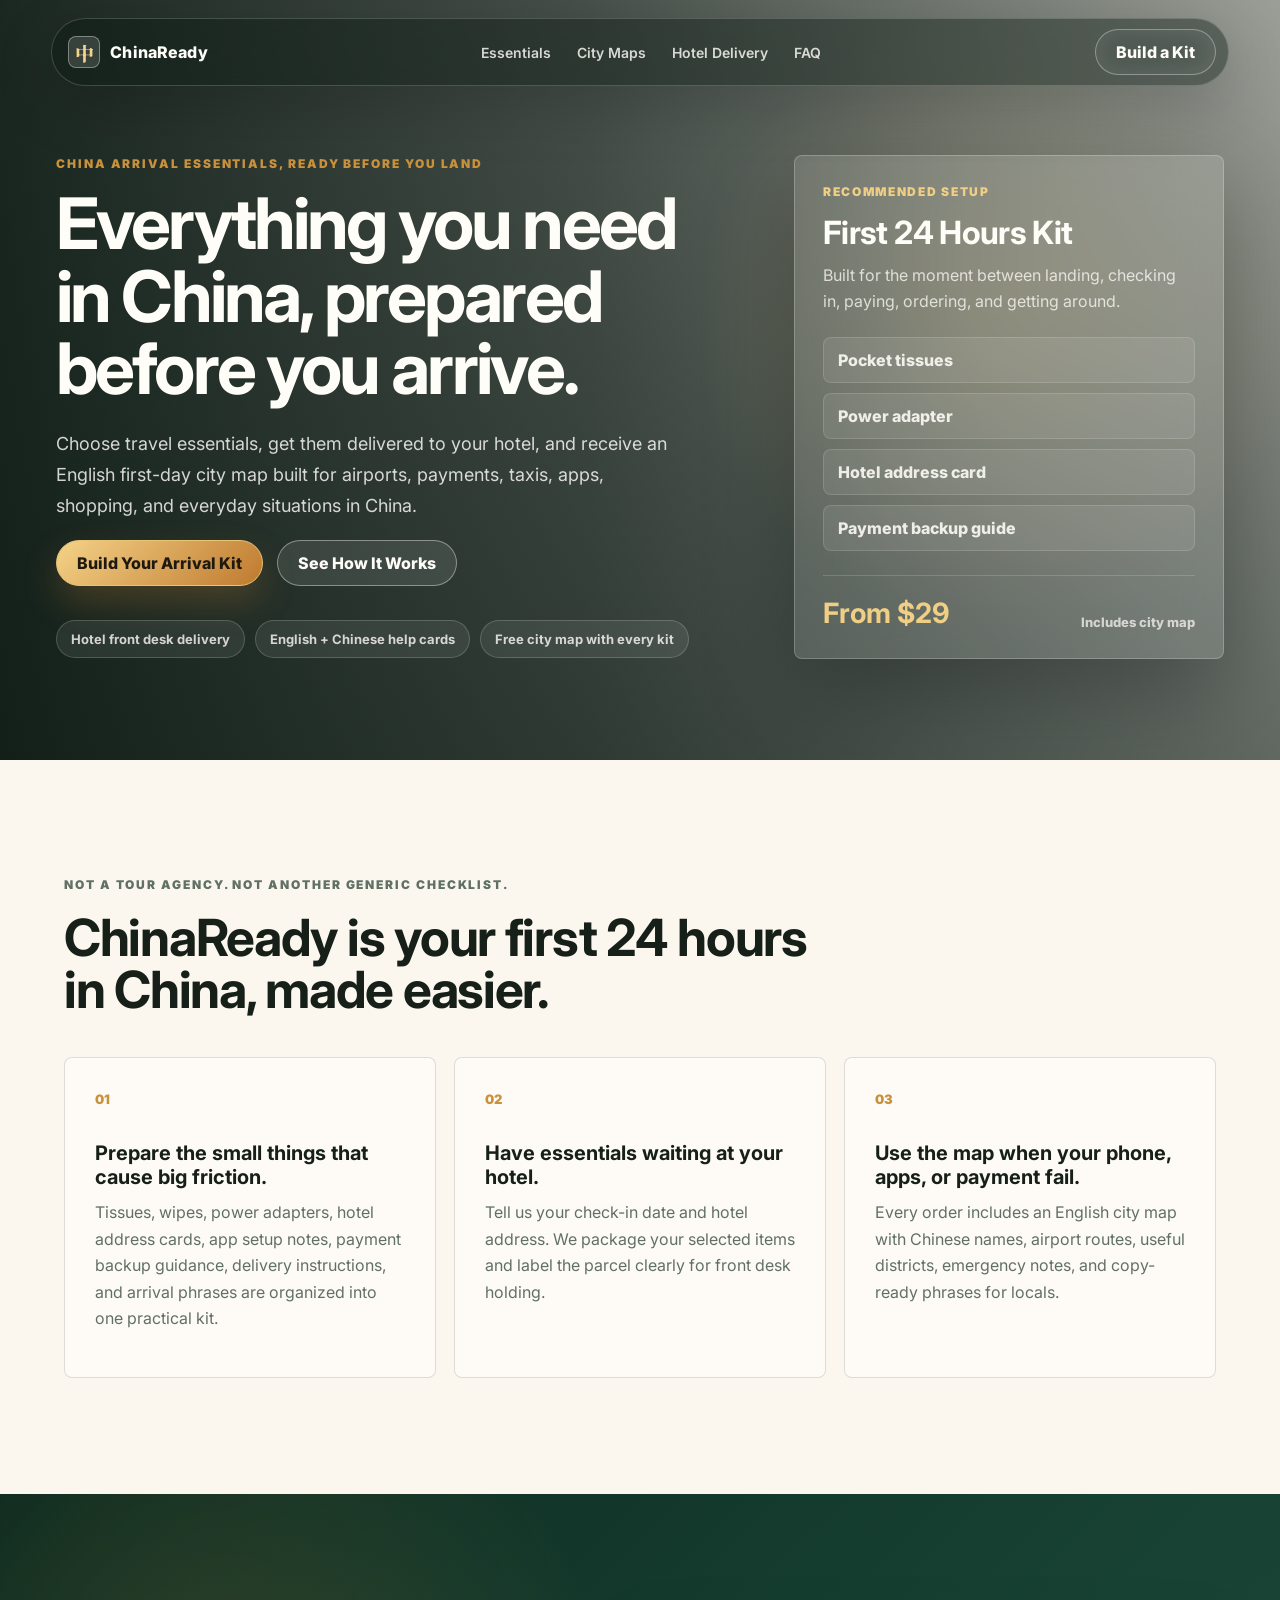
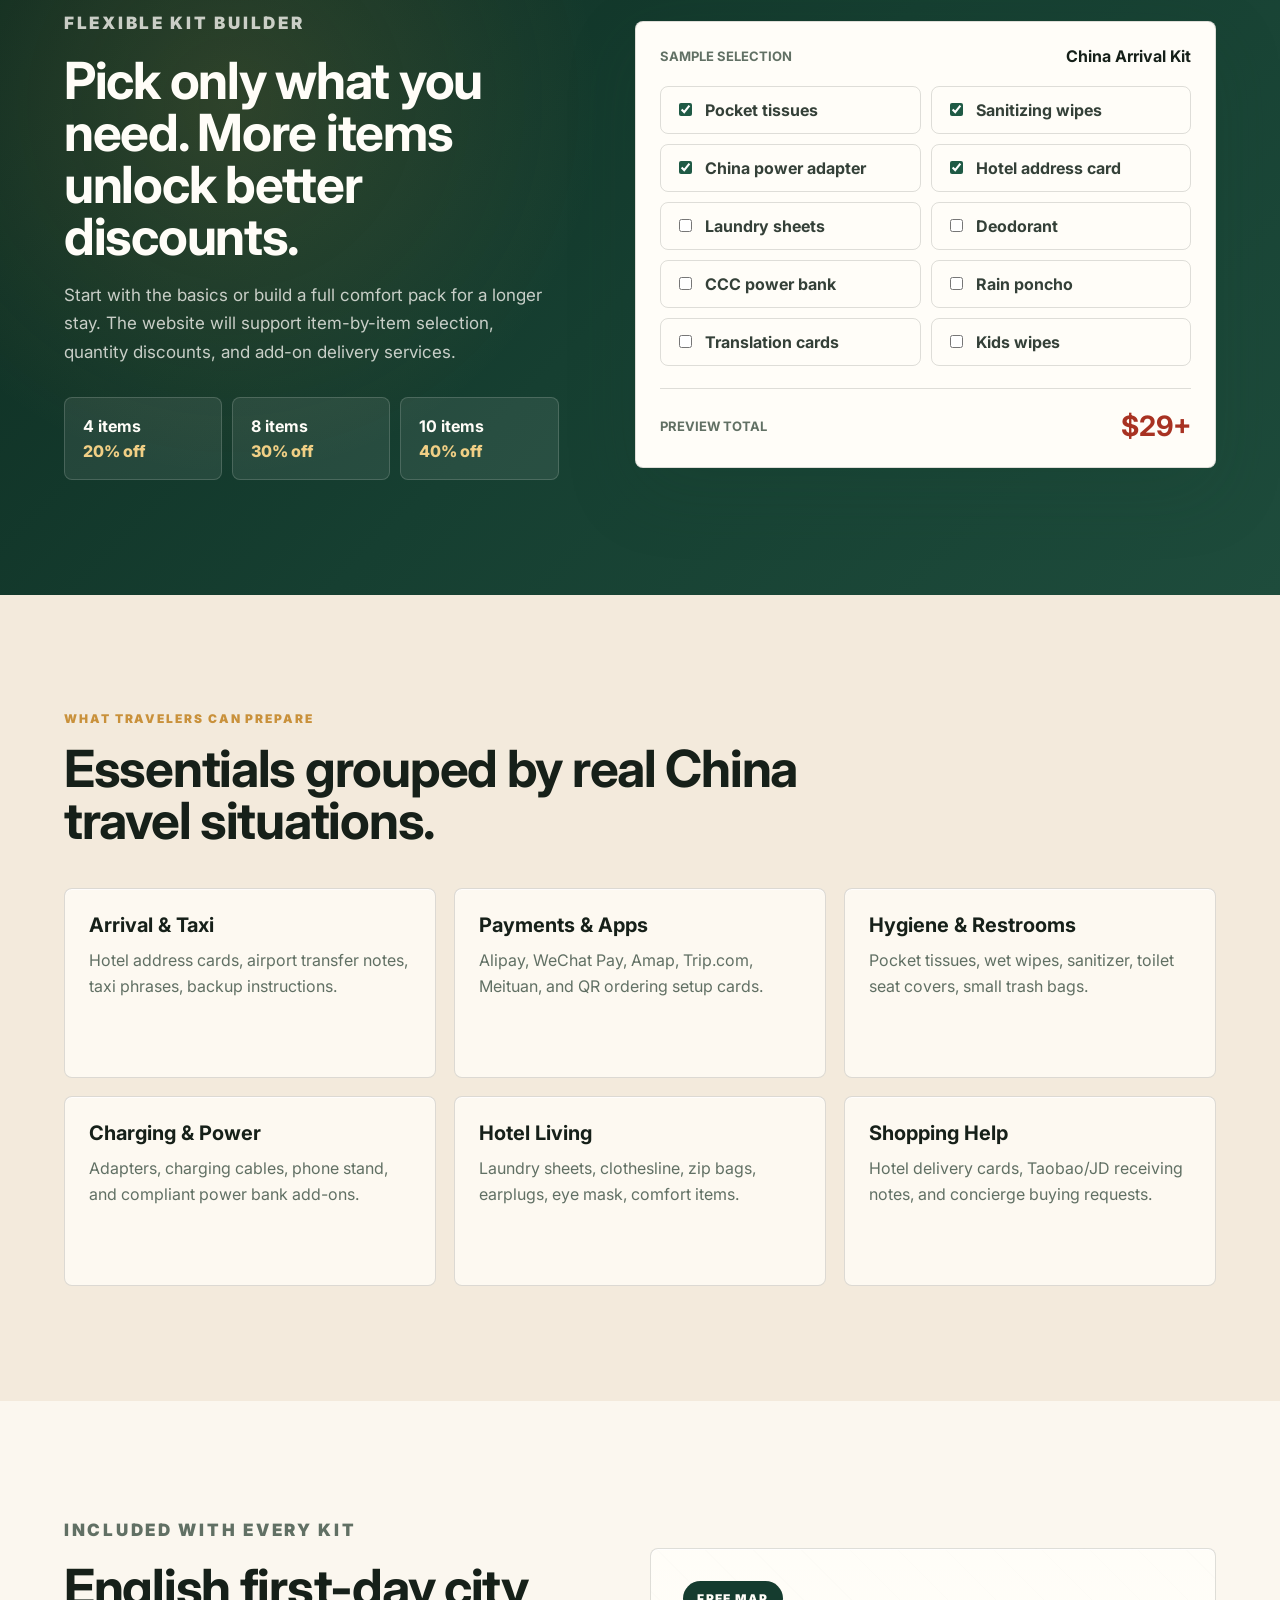
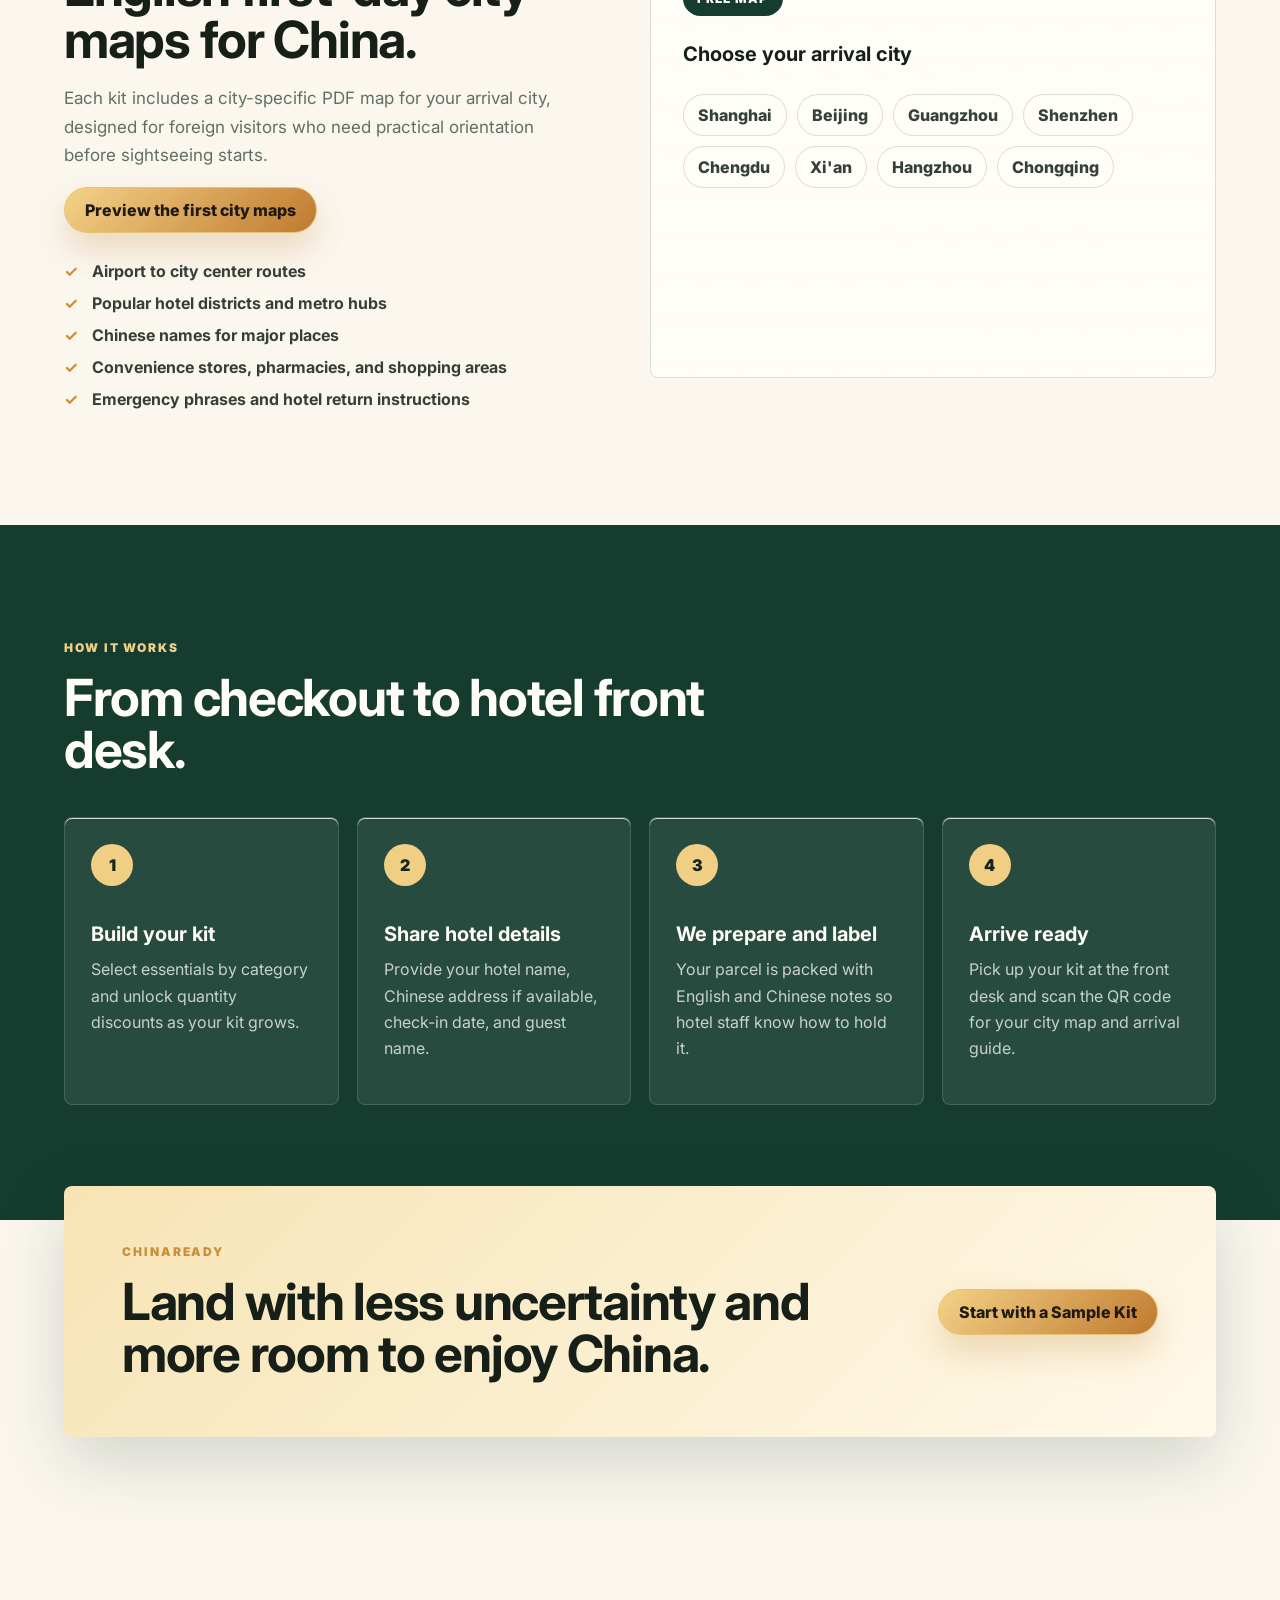
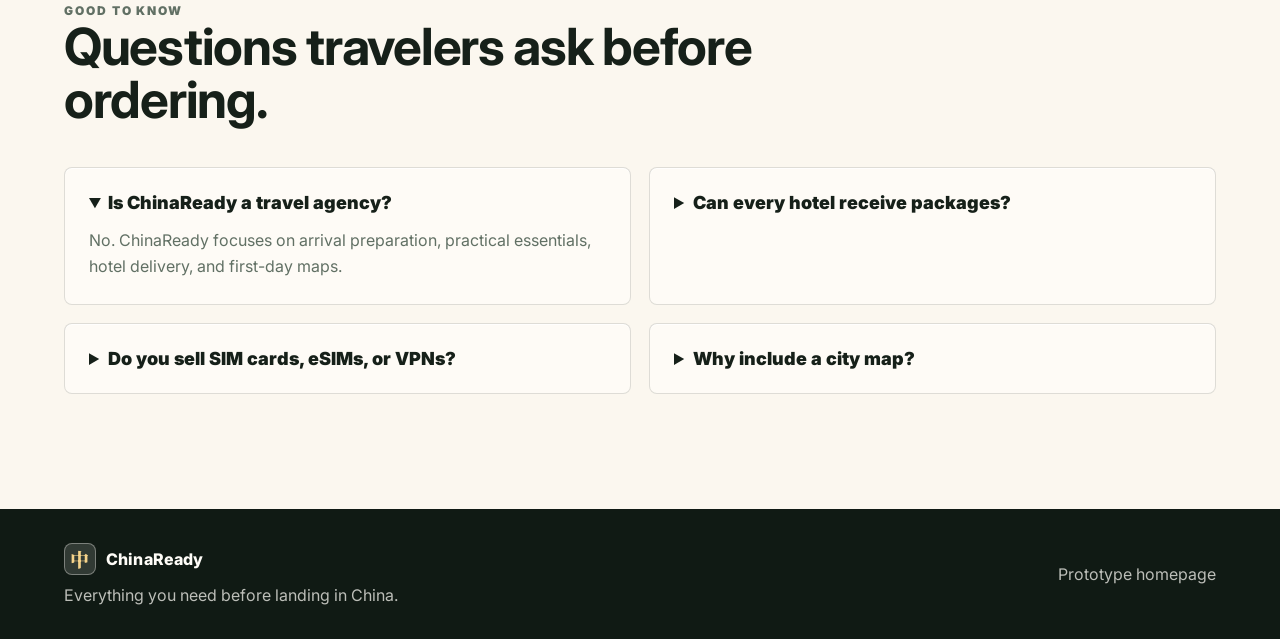
<file: index.html>
<!doctype html>
<html lang="en">
  <head>
    <meta charset="UTF-8" />
    <meta name="viewport" content="width=device-width, initial-scale=1.0" />
    <title>ChinaReady | Everything You Need Before Landing in China</title>
    <meta
      name="description"
      content="ChinaReady helps foreign travelers prepare China travel essentials, hotel delivery, arrival guides, and English city maps before landing."
    />
    <link rel="preconnect" href="https://fonts.googleapis.com" />
    <link rel="preconnect" href="https://fonts.gstatic.com" crossorigin />
    <link
      href="https://fonts.googleapis.com/css2?family=Inter:wght@400;500;600;700;800&family=Noto+Serif+SC:wght@600;700&display=swap"
      rel="stylesheet"
    />
    <link rel="stylesheet" href="styles.css" />
  </head>
  <body>
    <header class="site-header" aria-label="Main navigation">
      <a class="brand" href="#top" aria-label="ChinaReady home">
        <span class="brand-mark">中</span>
        <span>ChinaReady</span>
      </a>
      <nav class="nav-links" aria-label="Primary">
        <a href="#kits">Essentials</a>
        <a href="city-maps.html">City Maps</a>
        <a href="#delivery">Hotel Delivery</a>
        <a href="#faq">FAQ</a>
      </nav>
      <a class="header-cta" href="#builder">Build a Kit</a>
    </header>

    <main id="top">
      <section class="hero" aria-labelledby="hero-title">
        <div class="hero-bg" role="img" aria-label="China landmarks and a prepared travel kit"></div>
        <div class="hero-shade"></div>
        <div class="hero-shell">
          <div class="hero-content">
            <p class="eyebrow">China arrival essentials, ready before you land</p>
            <h1 id="hero-title">Everything you need in China, prepared before you arrive.</h1>
            <p class="hero-copy">
              Choose travel essentials, get them delivered to your hotel, and receive an English first-day city map
              built for airports, payments, taxis, apps, shopping, and everyday situations in China.
            </p>
            <div class="hero-actions">
              <a class="primary-button" href="#builder">Build Your Arrival Kit</a>
              <a class="secondary-button" href="#how-it-works">See How It Works</a>
            </div>
            <div class="trust-row" aria-label="Service highlights">
              <span>Hotel front desk delivery</span>
              <span>English + Chinese help cards</span>
              <span>Free city map with every kit</span>
            </div>
          </div>

          <aside class="hero-card" aria-label="ChinaReady arrival kit preview">
            <div class="card-kicker">Recommended setup</div>
            <h2>First 24 Hours Kit</h2>
            <p>Built for the moment between landing, checking in, paying, ordering, and getting around.</p>
            <div class="mini-list">
              <span>Pocket tissues</span>
              <span>Power adapter</span>
              <span>Hotel address card</span>
              <span>Payment backup guide</span>
            </div>
            <div class="card-footer">
              <strong>From $29</strong>
              <span>Includes city map</span>
            </div>
          </aside>
        </div>
      </section>

      <section class="intro section-pad">
        <div class="section-heading">
          <p class="eyebrow">Not a tour agency. Not another generic checklist.</p>
          <h2>ChinaReady is your first 24 hours in China, made easier.</h2>
        </div>
        <div class="intro-grid">
          <article>
            <span class="stat">01</span>
            <h3>Prepare the small things that cause big friction.</h3>
            <p>
              Tissues, wipes, power adapters, hotel address cards, app setup notes, payment backup guidance,
              delivery instructions, and arrival phrases are organized into one practical kit.
            </p>
          </article>
          <article>
            <span class="stat">02</span>
            <h3>Have essentials waiting at your hotel.</h3>
            <p>
              Tell us your check-in date and hotel address. We package your selected items and label the parcel
              clearly for front desk holding.
            </p>
          </article>
          <article>
            <span class="stat">03</span>
            <h3>Use the map when your phone, apps, or payment fail.</h3>
            <p>
              Every order includes an English city map with Chinese names, airport routes, useful districts,
              emergency notes, and copy-ready phrases for locals.
            </p>
          </article>
        </div>
      </section>

      <section class="builder section-pad" id="builder">
        <div class="builder-copy">
          <p class="eyebrow">Flexible kit builder</p>
          <h2>Pick only what you need. More items unlock better discounts.</h2>
          <p>
            Start with the basics or build a full comfort pack for a longer stay. The website will support
            item-by-item selection, quantity discounts, and add-on delivery services.
          </p>
          <div class="discount-list" aria-label="Example discounts">
            <div><strong>4 items</strong><span>20% off</span></div>
            <div><strong>8 items</strong><span>30% off</span></div>
            <div><strong>10 items</strong><span>40% off</span></div>
          </div>
        </div>
        <div class="kit-panel" id="kits" aria-label="Example selectable travel kit items">
          <div class="kit-header">
            <span>Sample Selection</span>
            <strong>China Arrival Kit</strong>
          </div>
          <div class="check-grid">
            <label><input type="checkbox" checked /> Pocket tissues</label>
            <label><input type="checkbox" checked /> Sanitizing wipes</label>
            <label><input type="checkbox" checked /> China power adapter</label>
            <label><input type="checkbox" checked /> Hotel address card</label>
            <label><input type="checkbox" /> Laundry sheets</label>
            <label><input type="checkbox" /> Deodorant</label>
            <label><input type="checkbox" /> CCC power bank</label>
            <label><input type="checkbox" /> Rain poncho</label>
            <label><input type="checkbox" /> Translation cards</label>
            <label><input type="checkbox" /> Kids wipes</label>
          </div>
          <div class="kit-total">
            <span>Preview total</span>
            <strong>$29+</strong>
          </div>
        </div>
      </section>

      <section class="categories section-pad">
        <div class="section-heading">
          <p class="eyebrow">What travelers can prepare</p>
          <h2>Essentials grouped by real China travel situations.</h2>
        </div>
        <div class="category-grid">
          <article>
            <h3>Arrival & Taxi</h3>
            <p>Hotel address cards, airport transfer notes, taxi phrases, backup instructions.</p>
          </article>
          <article>
            <h3>Payments & Apps</h3>
            <p>Alipay, WeChat Pay, Amap, Trip.com, Meituan, and QR ordering setup cards.</p>
          </article>
          <article>
            <h3>Hygiene & Restrooms</h3>
            <p>Pocket tissues, wet wipes, sanitizer, toilet seat covers, small trash bags.</p>
          </article>
          <article>
            <h3>Charging & Power</h3>
            <p>Adapters, charging cables, phone stand, and compliant power bank add-ons.</p>
          </article>
          <article>
            <h3>Hotel Living</h3>
            <p>Laundry sheets, clothesline, zip bags, earplugs, eye mask, comfort items.</p>
          </article>
          <article>
            <h3>Shopping Help</h3>
            <p>Hotel delivery cards, Taobao/JD receiving notes, and concierge buying requests.</p>
          </article>
        </div>
      </section>

      <section class="map-feature section-pad" id="maps">
        <div>
          <p class="eyebrow">Included with every kit</p>
          <h2>English first-day city maps for China.</h2>
          <p>
            Each kit includes a city-specific PDF map for your arrival city, designed for foreign visitors who need
            practical orientation before sightseeing starts.
          </p>
          <a class="primary-button" href="city-maps.html">Preview the first city maps</a>
          <ul class="feature-list">
            <li>Airport to city center routes</li>
            <li>Popular hotel districts and metro hubs</li>
            <li>Chinese names for major places</li>
            <li>Convenience stores, pharmacies, and shopping areas</li>
            <li>Emergency phrases and hotel return instructions</li>
          </ul>
        </div>
        <div class="map-card" aria-label="Example supported cities">
          <span class="map-pin">Free Map</span>
          <h3>Choose your arrival city</h3>
          <div class="city-tags">
            <span>Shanghai</span>
            <span>Beijing</span>
            <span>Guangzhou</span>
            <span>Shenzhen</span>
            <span>Chengdu</span>
            <span>Xi'an</span>
            <span>Hangzhou</span>
            <span>Chongqing</span>
          </div>
        </div>
      </section>

      <section class="process section-pad" id="how-it-works">
        <div class="section-heading">
          <p class="eyebrow">How it works</p>
          <h2>From checkout to hotel front desk.</h2>
        </div>
        <div class="process-steps" id="delivery">
          <article>
            <span>1</span>
            <h3>Build your kit</h3>
            <p>Select essentials by category and unlock quantity discounts as your kit grows.</p>
          </article>
          <article>
            <span>2</span>
            <h3>Share hotel details</h3>
            <p>Provide your hotel name, Chinese address if available, check-in date, and guest name.</p>
          </article>
          <article>
            <span>3</span>
            <h3>We prepare and label</h3>
            <p>Your parcel is packed with English and Chinese notes so hotel staff know how to hold it.</p>
          </article>
          <article>
            <span>4</span>
            <h3>Arrive ready</h3>
            <p>Pick up your kit at the front desk and scan the QR code for your city map and arrival guide.</p>
          </article>
        </div>
      </section>

      <section class="cta-band">
        <div>
          <p class="eyebrow">ChinaReady</p>
          <h2>Land with less uncertainty and more room to enjoy China.</h2>
        </div>
        <a class="primary-button" href="#builder">Start with a Sample Kit</a>
      </section>

      <section class="faq section-pad" id="faq">
        <div class="section-heading">
          <p class="eyebrow">Good to know</p>
          <h2>Questions travelers ask before ordering.</h2>
        </div>
        <div class="faq-grid">
          <details open>
            <summary>Is ChinaReady a travel agency?</summary>
            <p>No. ChinaReady focuses on arrival preparation, practical essentials, hotel delivery, and first-day maps.</p>
          </details>
          <details>
            <summary>Can every hotel receive packages?</summary>
            <p>Most city hotels can hold guest parcels, but policies vary. The full service should confirm hotel acceptance before shipping.</p>
          </details>
          <details>
            <summary>Do you sell SIM cards, eSIMs, or VPNs?</summary>
            <p>The homepage can recommend trusted partners later. For the first version, the focus is physical essentials and guidance.</p>
          </details>
          <details>
            <summary>Why include a city map?</summary>
            <p>Travelers often need Chinese place names, airport routes, hotel districts, and emergency phrases before local apps are fully comfortable.</p>
          </details>
        </div>
      </section>
    </main>

    <footer class="site-footer">
      <div>
        <a class="brand" href="#top" aria-label="ChinaReady home">
          <span class="brand-mark">中</span>
          <span>ChinaReady</span>
        </a>
        <p>Everything you need before landing in China.</p>
      </div>
      <span>Prototype homepage</span>
    </footer>
  </body>
</html>
</file>
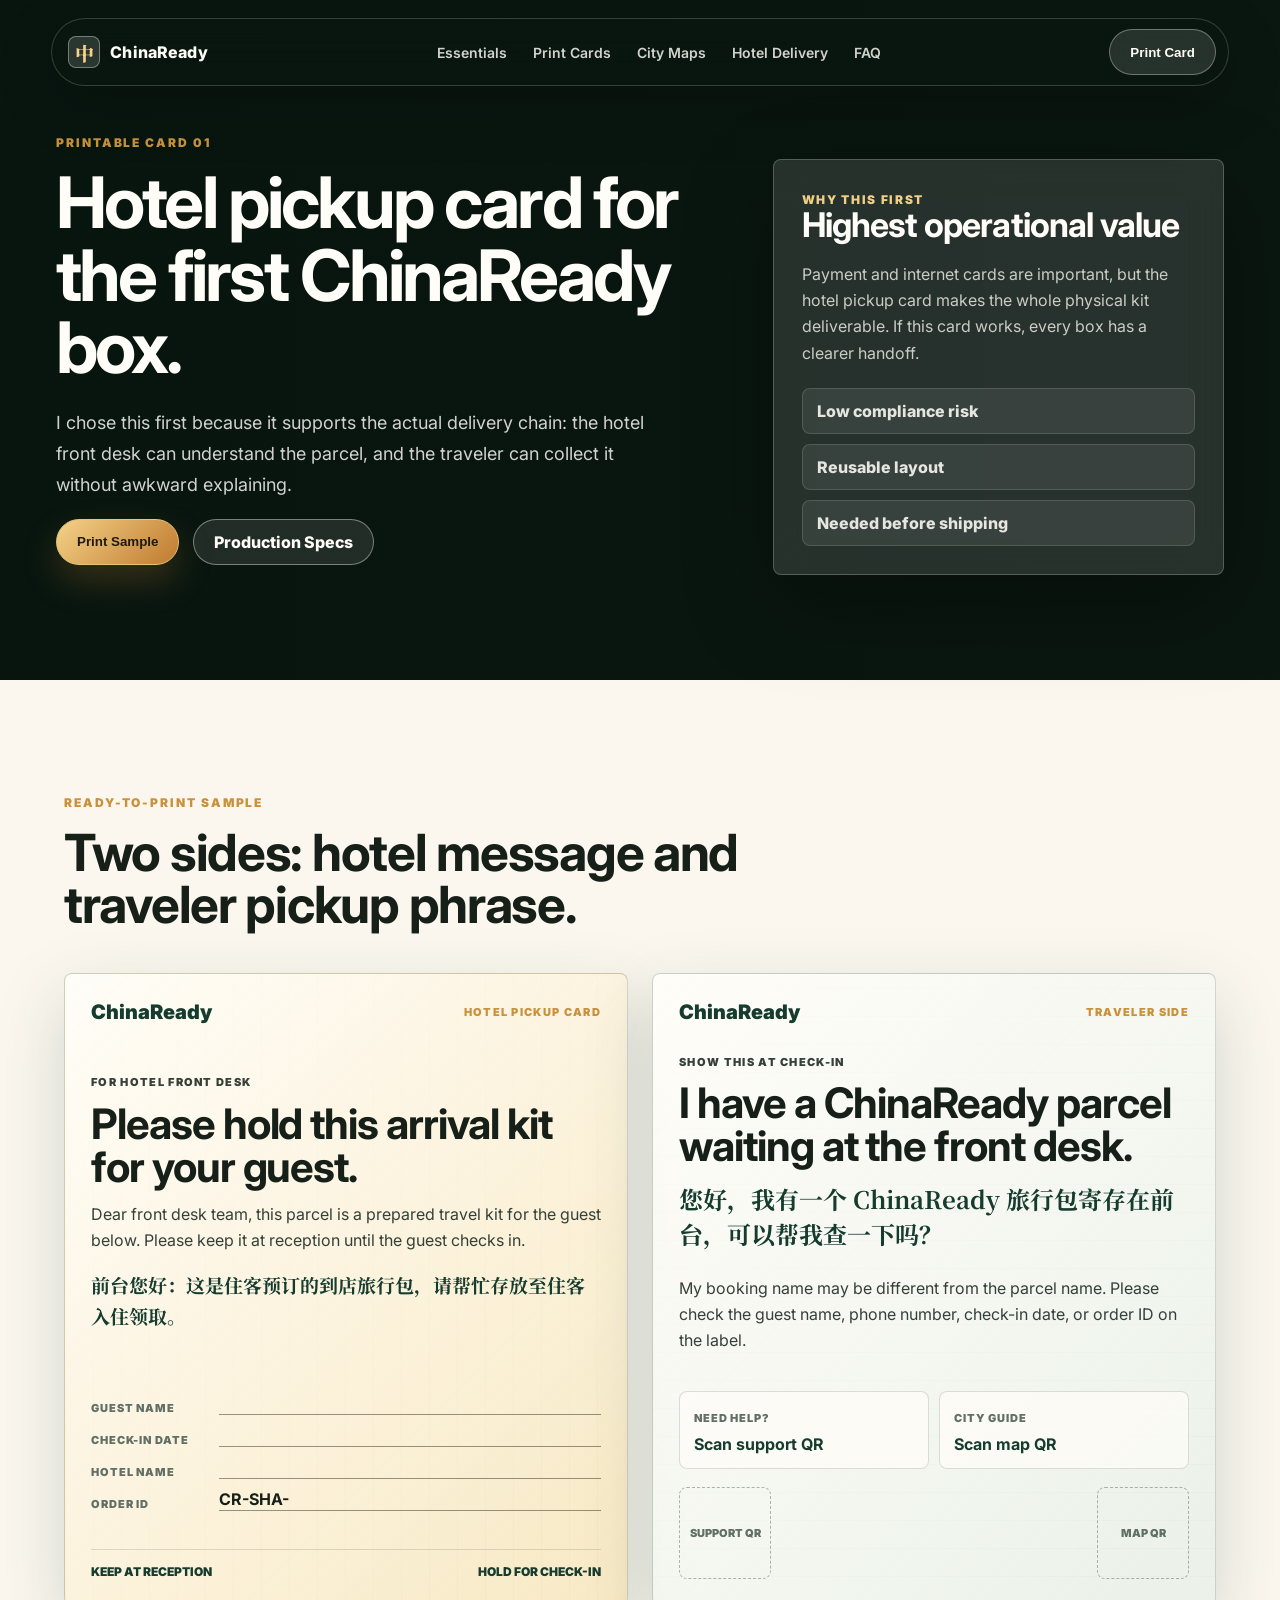
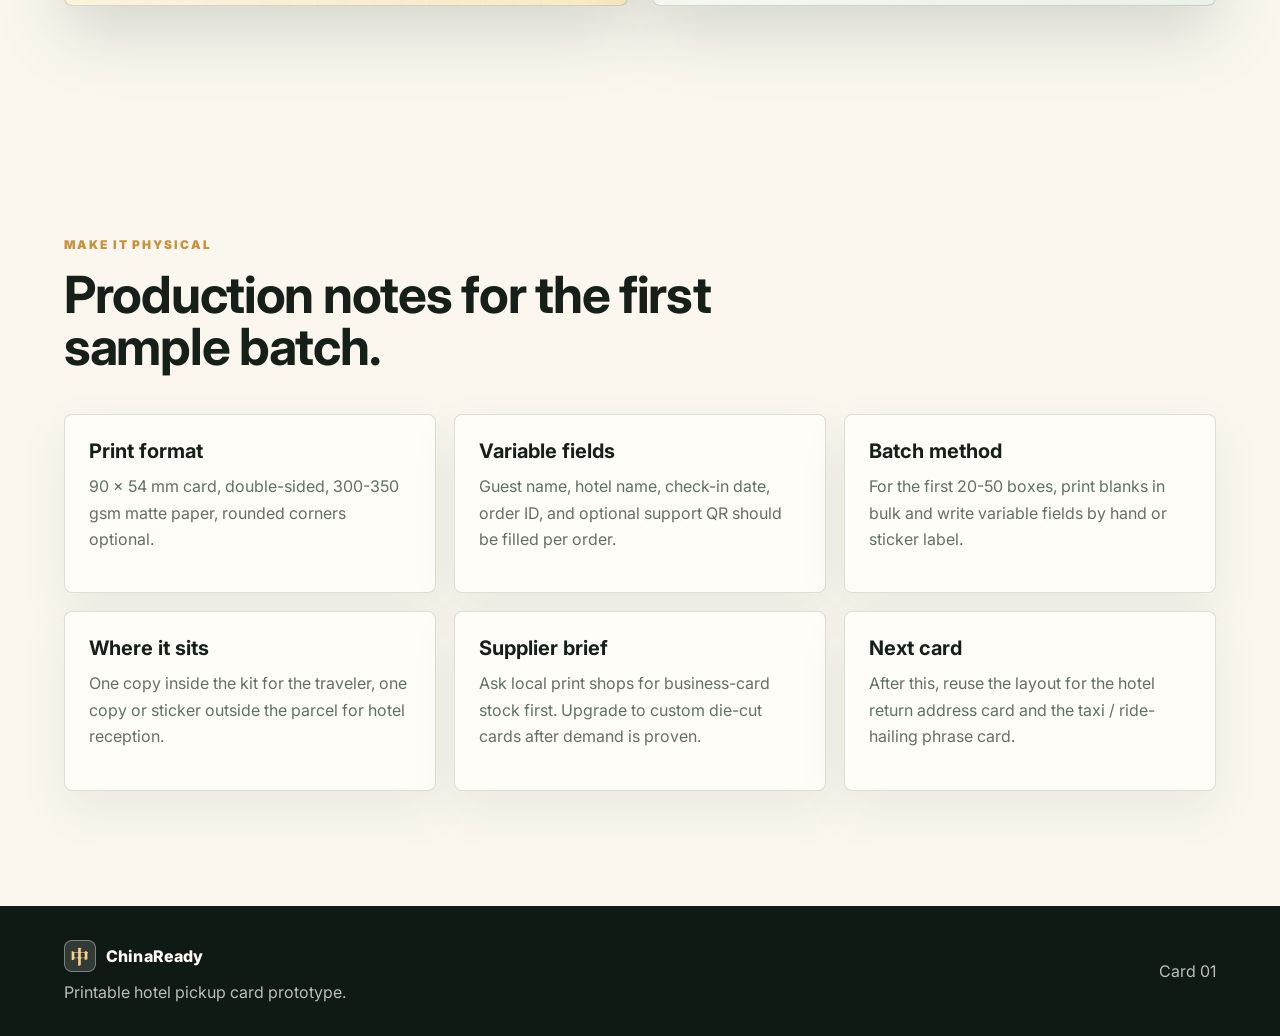
<file: cards.html>
<!doctype html>
<html lang="en">
  <head>
    <meta charset="UTF-8" />
    <meta name="viewport" content="width=device-width, initial-scale=1.0" />
    <title>ChinaReady Printable Hotel Pickup Card</title>
    <meta
      name="description"
      content="Printable bilingual hotel pickup and check-in card for ChinaReady arrival kits delivered to hotel front desks."
    />
    <link rel="preconnect" href="https://fonts.googleapis.com" />
    <link rel="preconnect" href="https://fonts.gstatic.com" crossorigin />
    <link
      href="https://fonts.googleapis.com/css2?family=Inter:wght@400;500;600;700;800&family=Noto+Serif+SC:wght@600;700&display=swap"
      rel="stylesheet"
    />
    <link rel="stylesheet" href="styles.css" />
    <style>
      .cards-body{background:#101712}.cards-hero{min-height:680px;color:#fffdf8;background:linear-gradient(90deg,rgba(7,21,15,.92),rgba(7,21,15,.64)),url("https://images.unsplash.com/photo-1548013146-72479768bada?auto=format&fit=crop&w=2200&q=86");background-position:center;background-size:cover}.cards-hero-shell{display:grid;min-height:680px;max-width:1280px;grid-template-columns:minmax(0,1fr) minmax(340px,.72fr);gap:clamp(34px,7vw,96px);align-items:center;margin:0 auto;padding:118px clamp(22px,5vw,56px) 64px}.decision-panel{border:1px solid rgba(255,253,248,.22);border-radius:8px;padding:28px;background:rgba(255,253,248,.12);box-shadow:0 30px 90px rgba(0,0,0,.28);backdrop-filter:blur(20px)}.decision-panel h2{color:#fffdf8;font-size:34px}.decision-panel p{color:rgba(255,253,248,.76);line-height:1.65}.decision-tags{display:grid;gap:10px;margin-top:22px}.decision-tags span{border:1px solid rgba(255,253,248,.14);border-radius:8px;padding:12px 14px;background:rgba(255,253,248,.08);color:rgba(255,253,248,.88);font-weight:800}.print-sheet,.production{background:var(--paper,#fbf7ef)}.card-sheet{display:grid;grid-template-columns:repeat(2,minmax(0,1fr));gap:24px;align-items:stretch}.pickup-card{display:flex;min-height:420px;flex-direction:column;justify-content:space-between;border:1px solid rgba(22,32,25,.18);border-radius:8px;padding:26px;background:#fffdf8;box-shadow:var(--shadow,0 24px 70px rgba(21,60,47,.18))}.pickup-front{background:linear-gradient(135deg,rgba(255,253,248,.96),rgba(247,228,180,.72)),repeating-linear-gradient(90deg,rgba(21,60,47,.08) 0 1px,transparent 1px 28px)}.pickup-back{background:linear-gradient(135deg,rgba(255,253,248,.96),rgba(228,239,230,.72)),repeating-linear-gradient(0deg,rgba(21,60,47,.08) 0 1px,transparent 1px 28px)}.pickup-topline,.pickup-footer,.qr-row{display:flex;align-items:center;justify-content:space-between;gap:14px}.pickup-topline strong{color:var(--jade,#153c2f);font-size:20px;font-weight:900}.pickup-topline span,.pickup-label{color:var(--gold,#c9913b);font-size:11px;font-weight:900;letter-spacing:.12em;text-transform:uppercase}.pickup-main{margin:30px 0 22px}.pickup-main h2{margin-bottom:14px;font-size:clamp(28px,4vw,42px)}.pickup-main p{color:#344038;line-height:1.62}.pickup-cn{color:var(--jade,#153c2f)!important;font-family:"Noto Serif SC",serif;font-size:19px;font-weight:700}.pickup-cn.large{font-size:24px;line-height:1.45}.pickup-fields{display:grid;gap:10px}.pickup-fields div{display:grid;grid-template-columns:116px 1fr;gap:12px;align-items:end}.pickup-fields span,.pickup-mini-grid span{color:var(--muted,#617064);font-size:11px;font-weight:900;letter-spacing:.08em;text-transform:uppercase}.pickup-fields strong{min-height:22px;border-bottom:1px solid rgba(22,32,25,.46)}.pickup-mini-grid{display:grid;grid-template-columns:repeat(2,minmax(0,1fr));gap:10px}.pickup-mini-grid div{border:1px solid var(--line,rgba(22,32,25,.14));border-radius:8px;padding:14px;background:rgba(255,253,248,.72)}.pickup-mini-grid strong{display:block;margin-top:8px;color:var(--jade,#153c2f)}.qr-row{margin-top:18px}.qr-row span{display:grid;width:92px;height:92px;place-items:center;border:1px dashed rgba(22,32,25,.32);border-radius:8px;color:var(--muted,#617064);font-size:11px;font-weight:900;text-align:center;text-transform:uppercase}.pickup-footer{margin-top:18px;border-top:1px solid var(--line,rgba(22,32,25,.14));padding-top:14px}.pickup-footer span{color:var(--jade,#153c2f);font-size:12px;font-weight:900;text-transform:uppercase}.production-grid{display:grid;grid-template-columns:repeat(3,minmax(0,1fr));gap:18px}.production-grid article{border:1px solid var(--line,rgba(22,32,25,.14));border-radius:8px;padding:24px;background:#fffdf8;box-shadow:0 18px 48px rgba(21,60,47,.08)}.production-grid p{color:var(--muted,#617064);line-height:1.65}@media(max-width:980px){.cards-hero-shell,.card-sheet,.production-grid{grid-template-columns:1fr}}@media(max-width:640px){.cards-hero-shell{min-height:auto;padding:108px 20px 52px}.pickup-mini-grid{grid-template-columns:1fr}.pickup-card{padding:20px}.pickup-fields div{grid-template-columns:1fr}}@page{size:A4 portrait;margin:12mm}@media print{body{background:#fff}.site-header,.cards-hero,.production,.site-footer,.print-sheet .section-heading{display:none!important}.print-sheet{padding:0;background:#fff}.card-sheet{grid-template-columns:1fr;gap:8mm}.pickup-card{width:90mm;min-height:54mm;border:.3mm solid rgba(22,32,25,.22);box-shadow:none;break-inside:avoid}.pickup-main{margin:8mm 0 5mm}.pickup-main h2{font-size:18pt}.pickup-main p,.pickup-cn,.pickup-cn.large{font-size:9.5pt}.pickup-fields div{grid-template-columns:25mm 1fr}.qr-row span{width:22mm;height:22mm}}
    </style>
  </head>
  <body class="cards-body">
    <header class="site-header" aria-label="Main navigation">
      <a class="brand" href="index.html#top" aria-label="ChinaReady home">
        <span class="brand-mark">中</span>
        <span>ChinaReady</span>
      </a>
      <nav class="nav-links" aria-label="Primary">
        <a href="index.html#kits">Essentials</a>
        <a href="cards.html">Print Cards</a>
        <a href="city-maps.html">City Maps</a>
        <a href="index.html#delivery">Hotel Delivery</a>
        <a href="index.html#faq">FAQ</a>
      </nav>
      <button class="header-cta print-trigger" type="button" onclick="window.print()">Print Card</button>
    </header>

    <main>
      <section class="cards-hero" aria-labelledby="cards-title">
        <div class="cards-hero-shell">
          <div>
            <p class="eyebrow">Printable card 01</p>
            <h1 id="cards-title">Hotel pickup card for the first ChinaReady box.</h1>
            <p class="hero-copy">
              I chose this first because it supports the actual delivery chain: the hotel front desk can understand
              the parcel, and the traveler can collect it without awkward explaining.
            </p>
            <div class="hero-actions">
              <button class="primary-button print-trigger" type="button" onclick="window.print()">Print Sample</button>
              <a class="secondary-button" href="#production">Production Specs</a>
            </div>
          </div>
          <aside class="decision-panel" aria-label="Why this card comes first">
            <span class="card-kicker">Why this first</span>
            <h2>Highest operational value</h2>
            <p>
              Payment and internet cards are important, but the hotel pickup card makes the whole physical kit
              deliverable. If this card works, every box has a clearer handoff.
            </p>
            <div class="decision-tags">
              <span>Low compliance risk</span>
              <span>Reusable layout</span>
              <span>Needed before shipping</span>
            </div>
          </aside>
        </div>
      </section>

      <section class="print-sheet section-pad" aria-labelledby="sample-title">
        <div class="section-heading">
          <p class="eyebrow">Ready-to-print sample</p>
          <h2 id="sample-title">Two sides: hotel message and traveler pickup phrase.</h2>
        </div>

        <div class="card-sheet">
          <article class="pickup-card pickup-front" aria-label="Hotel pickup card front">
            <div class="pickup-topline">
              <strong>ChinaReady</strong>
              <span>Hotel Pickup Card</span>
            </div>
            <div class="pickup-main">
              <p class="pickup-label">For hotel front desk</p>
              <h2>Please hold this arrival kit for your guest.</h2>
              <p>
                Dear front desk team, this parcel is a prepared travel kit for the guest below. Please keep it at
                reception until the guest checks in.
              </p>
              <p class="pickup-cn">前台您好：这是住客预订的到店旅行包，请帮忙存放至住客入住领取。</p>
            </div>
            <div class="pickup-fields" aria-label="Blank fields">
              <div><span>Guest name</span><strong></strong></div>
              <div><span>Check-in date</span><strong></strong></div>
              <div><span>Hotel name</span><strong></strong></div>
              <div><span>Order ID</span><strong>CR-SHA-</strong></div>
            </div>
            <div class="pickup-footer">
              <span>Keep at reception</span>
              <span>Hold for check-in</span>
            </div>
          </article>

          <article class="pickup-card pickup-back" aria-label="Hotel pickup card back">
            <div class="pickup-topline">
              <strong>ChinaReady</strong>
              <span>Traveler side</span>
            </div>
            <div class="pickup-main">
              <p class="pickup-label">Show this at check-in</p>
              <h2>I have a ChinaReady parcel waiting at the front desk.</h2>
              <p class="pickup-cn large">
                您好，我有一个 ChinaReady 旅行包寄存在前台，可以帮我查一下吗？
              </p>
              <p>
                My booking name may be different from the parcel name. Please check the guest name, phone number,
                check-in date, or order ID on the label.
              </p>
            </div>
            <div class="pickup-mini-grid">
              <div>
                <span>Need help?</span>
                <strong>Scan support QR</strong>
              </div>
              <div>
                <span>City guide</span>
                <strong>Scan map QR</strong>
              </div>
            </div>
            <div class="qr-row" aria-label="QR placeholders">
              <span>Support QR</span>
              <span>Map QR</span>
            </div>
          </article>
        </div>
      </section>

      <section class="production section-pad" id="production">
        <div class="section-heading">
          <p class="eyebrow">Make it physical</p>
          <h2>Production notes for the first sample batch.</h2>
        </div>
        <div class="production-grid">
          <article>
            <h3>Print format</h3>
            <p>90 x 54 mm card, double-sided, 300-350 gsm matte paper, rounded corners optional.</p>
          </article>
          <article>
            <h3>Variable fields</h3>
            <p>Guest name, hotel name, check-in date, order ID, and optional support QR should be filled per order.</p>
          </article>
          <article>
            <h3>Batch method</h3>
            <p>For the first 20-50 boxes, print blanks in bulk and write variable fields by hand or sticker label.</p>
          </article>
          <article>
            <h3>Where it sits</h3>
            <p>One copy inside the kit for the traveler, one copy or sticker outside the parcel for hotel reception.</p>
          </article>
          <article>
            <h3>Supplier brief</h3>
            <p>Ask local print shops for business-card stock first. Upgrade to custom die-cut cards after demand is proven.</p>
          </article>
          <article>
            <h3>Next card</h3>
            <p>After this, reuse the layout for the hotel return address card and the taxi / ride-hailing phrase card.</p>
          </article>
        </div>
      </section>
    </main>

    <footer class="site-footer">
      <div>
        <a class="brand" href="index.html#top" aria-label="ChinaReady home">
          <span class="brand-mark">中</span>
          <span>ChinaReady</span>
        </a>
        <p>Printable hotel pickup card prototype.</p>
      </div>
      <span>Card 01</span>
    </footer>
  </body>
</html>
</file>
<file: styles.css>
:root {
  color-scheme: light;
  --ink: #162019;
  --muted: #617064;
  --paper: #fbf7ef;
  --paper-strong: #fffdf8;
  --jade: #153c2f;
  --jade-2: #1f5a45;
  --gold: #c9913b;
  --red: #a83222;
  --line: rgba(22, 32, 25, 0.14);
  --shadow: 0 24px 70px rgba(21, 60, 47, 0.18);
  font-family: Inter, system-ui, -apple-system, BlinkMacSystemFont, "Segoe UI", sans-serif;
}

* {
  box-sizing: border-box;
}

html {
  scroll-behavior: smooth;
}

body {
  margin: 0;
  background: var(--paper);
  color: var(--ink);
}

a {
  color: inherit;
  text-decoration: none;
}

.site-header {
  position: fixed;
  top: 18px;
  left: clamp(16px, 4vw, 56px);
  right: clamp(16px, 4vw, 56px);
  z-index: 10;
  display: flex;
  align-items: center;
  justify-content: space-between;
  gap: 24px;
  border: 1px solid rgba(255, 253, 248, 0.18);
  border-radius: 999px;
  padding: 10px 12px 10px 16px;
  color: #fffdf8;
  background: rgba(10, 24, 18, 0.42);
  box-shadow: 0 18px 60px rgba(0, 0, 0, 0.18);
  backdrop-filter: blur(18px);
}

.brand {
  display: inline-flex;
  align-items: center;
  gap: 10px;
  font-weight: 800;
  letter-spacing: 0.01em;
}

.brand-mark {
  display: grid;
  width: 32px;
  height: 32px;
  place-items: center;
  border: 1px solid rgba(255, 253, 248, 0.36);
  border-radius: 8px;
  background: rgba(255, 253, 248, 0.14);
  color: #f5d38a;
  font-family: "Noto Serif SC", serif;
  font-size: 19px;
}

.nav-links {
  display: flex;
  gap: 26px;
  color: rgba(255, 253, 248, 0.82);
  font-size: 14px;
  font-weight: 600;
}

.header-cta,
.primary-button,
.secondary-button {
  display: inline-flex;
  min-height: 46px;
  align-items: center;
  justify-content: center;
  border-radius: 999px;
  padding: 0 20px;
  font-weight: 800;
  white-space: nowrap;
}

.header-cta {
  border: 1px solid rgba(255, 253, 248, 0.34);
  background: rgba(255, 253, 248, 0.12);
  color: #fffdf8;
  backdrop-filter: blur(16px);
}

.primary-button {
  border: 1px solid #e8c477;
  background: linear-gradient(135deg, #f4d287, #bf7a2f);
  color: #1f1a10;
  box-shadow: 0 16px 34px rgba(191, 122, 47, 0.26);
}

.secondary-button {
  border: 1px solid rgba(255, 253, 248, 0.4);
  background: rgba(255, 253, 248, 0.1);
  color: #fffdf8;
}

.hero {
  position: relative;
  min-height: 760px;
  overflow: hidden;
  color: #fffdf8;
}

.hero-bg,
.hero-shade {
  position: absolute;
  inset: 0;
}

.hero-bg {
  background-image: url("https://images.unsplash.com/photo-1508804185872-d7badad00f7d?auto=format&fit=crop&w=2200&q=86");
  background-position: center;
  background-size: cover;
  transform: scale(1.01);
}

.hero-shade {
  background:
    radial-gradient(circle at 78% 42%, rgba(240, 207, 133, 0.18), transparent 28%),
    linear-gradient(90deg, rgba(7, 21, 15, 0.9) 0%, rgba(7, 21, 15, 0.68) 46%, rgba(7, 21, 15, 0.26) 100%),
    linear-gradient(180deg, rgba(7, 21, 15, 0.18), rgba(7, 21, 15, 0.5));
}

.hero-shell {
  position: relative;
  z-index: 1;
  display: grid;
  min-height: 760px;
  max-width: 1280px;
  grid-template-columns: minmax(0, 1.04fr) minmax(340px, 0.72fr);
  gap: clamp(34px, 7vw, 96px);
  align-items: center;
  margin: 0 auto;
  padding: 118px clamp(22px, 5vw, 56px) 64px;
}

.hero-content {
  max-width: 740px;
}

.eyebrow {
  margin: 0 0 16px;
  color: var(--gold);
  font-size: 12px;
  font-weight: 900;
  letter-spacing: 0.16em;
  text-transform: uppercase;
}

h1,
h2,
h3,
p {
  margin-top: 0;
}

h1 {
  max-width: 760px;
  margin-bottom: 24px;
  font-size: clamp(46px, 5.55vw, 76px);
  line-height: 1.02;
  letter-spacing: -0.04em;
}

h2 {
  margin-bottom: 18px;
  font-size: clamp(32px, 4vw, 52px);
  line-height: 1.02;
  letter-spacing: -0.025em;
}

h3 {
  margin-bottom: 10px;
  font-size: 20px;
}

.hero-copy {
  max-width: 620px;
  color: rgba(255, 253, 248, 0.82);
  font-size: 18px;
  line-height: 1.72;
}

.hero-actions {
  display: flex;
  flex-wrap: wrap;
  gap: 14px;
  margin: 18px 0 34px;
}

.trust-row {
  display: flex;
  flex-wrap: wrap;
  gap: 10px;
}

.trust-row span {
  border: 1px solid rgba(255, 253, 248, 0.18);
  border-radius: 999px;
  padding: 10px 14px;
  background: rgba(255, 253, 248, 0.08);
  color: rgba(255, 253, 248, 0.8);
  font-size: 13px;
  font-weight: 700;
}

.hero-card {
  max-width: 430px;
  justify-self: end;
  border: 1px solid rgba(255, 253, 248, 0.22);
  border-radius: 8px;
  padding: 28px;
  background: rgba(255, 253, 248, 0.12);
  box-shadow: 0 30px 90px rgba(0, 0, 0, 0.28);
  backdrop-filter: blur(20px);
}

.hero-card h2 {
  margin-bottom: 12px;
  color: #fffdf8;
  font-size: 32px;
  letter-spacing: -0.02em;
}

.hero-card p {
  margin-bottom: 22px;
  color: rgba(255, 253, 248, 0.76);
  line-height: 1.65;
}

.card-kicker {
  margin-bottom: 18px;
  color: #f0cf85;
  font-size: 12px;
  font-weight: 900;
  letter-spacing: 0.14em;
  text-transform: uppercase;
}

.mini-list {
  display: grid;
  gap: 10px;
}

.mini-list span {
  border: 1px solid rgba(255, 253, 248, 0.14);
  border-radius: 8px;
  padding: 12px 14px;
  background: rgba(255, 253, 248, 0.08);
  color: rgba(255, 253, 248, 0.88);
  font-weight: 800;
}

.card-footer {
  display: flex;
  align-items: flex-end;
  justify-content: space-between;
  gap: 18px;
  margin-top: 24px;
  border-top: 1px solid rgba(255, 253, 248, 0.16);
  padding-top: 20px;
}

.card-footer strong {
  color: #f0cf85;
  font-size: 28px;
}

.card-footer span {
  color: rgba(255, 253, 248, 0.7);
  font-size: 13px;
  font-weight: 800;
}

.section-pad {
  padding: clamp(72px, 9vw, 124px) clamp(20px, 5vw, 72px);
}

.section-heading {
  max-width: 760px;
  margin-bottom: 42px;
}

.section-heading p:not(.eyebrow),
.builder-copy p,
.map-feature p {
  color: var(--muted);
  font-size: 17px;
  line-height: 1.7;
}

.intro-grid,
.category-grid,
.process-steps,
.faq-grid {
  display: grid;
  grid-template-columns: repeat(3, minmax(0, 1fr));
  gap: 18px;
}

.intro article,
.category-grid article,
.process-steps article,
.faq details,
.kit-panel,
.map-card {
  border: 1px solid var(--line);
  border-radius: 8px;
  background: rgba(255, 253, 248, 0.78);
  box-shadow: 0 1px 0 rgba(255, 255, 255, 0.8) inset;
}

.intro article {
  padding: 30px;
}

.stat {
  display: inline-block;
  margin-bottom: 34px;
  color: var(--gold);
  font-size: 13px;
  font-weight: 900;
}

.intro p,
.category-grid p,
.process-steps p,
.faq p {
  color: var(--muted);
  line-height: 1.65;
}

.builder {
  display: grid;
  grid-template-columns: minmax(0, 0.92fr) minmax(360px, 1.08fr);
  gap: clamp(30px, 6vw, 82px);
  align-items: center;
  background:
    radial-gradient(circle at 18% 30%, rgba(201, 145, 59, 0.16), transparent 32%),
    linear-gradient(135deg, #0d2b20, #163f31 52%, #1e4c3c);
  color: #fffdf8;
}

.builder h2,
.builder p {
  color: #fffdf8;
}

.builder-copy p {
  color: rgba(255, 253, 248, 0.76);
}

.discount-list {
  display: grid;
  max-width: 560px;
  grid-template-columns: repeat(3, 1fr);
  gap: 10px;
  margin-top: 30px;
}

.discount-list div {
  border: 1px solid rgba(255, 253, 248, 0.16);
  border-radius: 8px;
  padding: 18px;
  background: rgba(255, 253, 248, 0.08);
}

.discount-list strong,
.discount-list span {
  display: block;
}

.discount-list span {
  margin-top: 5px;
  color: #f0cf85;
  font-weight: 800;
}

.kit-panel {
  padding: 24px;
  background: #fffdf8;
  color: var(--ink);
  box-shadow: var(--shadow);
}

.kit-header,
.kit-total {
  display: flex;
  align-items: center;
  justify-content: space-between;
  gap: 16px;
}

.kit-header {
  margin-bottom: 20px;
}

.kit-header span,
.kit-total span {
  color: var(--muted);
  font-size: 13px;
  font-weight: 700;
  text-transform: uppercase;
}

.check-grid {
  display: grid;
  grid-template-columns: repeat(2, minmax(0, 1fr));
  gap: 10px;
}

.check-grid label {
  display: flex;
  min-height: 48px;
  align-items: center;
  gap: 10px;
  border: 1px solid var(--line);
  border-radius: 8px;
  padding: 0 14px;
  color: #344038;
  font-weight: 700;
}

.check-grid input {
  accent-color: var(--jade-2);
}

.kit-total {
  margin-top: 22px;
  border-top: 1px solid var(--line);
  padding-top: 20px;
}

.kit-total strong {
  color: var(--red);
  font-size: 28px;
}

.categories {
  background: #f3eadc;
}

.category-grid {
  grid-template-columns: repeat(6, minmax(0, 1fr));
}

.category-grid article {
  grid-column: span 2;
  min-height: 190px;
  padding: 24px;
}

.map-feature {
  display: grid;
  grid-template-columns: minmax(0, 0.9fr) minmax(360px, 1fr);
  gap: clamp(30px, 6vw, 82px);
  align-items: center;
}

.feature-list {
  display: grid;
  gap: 12px;
  margin: 28px 0 0;
  padding: 0;
  list-style: none;
}

.feature-list li {
  position: relative;
  padding-left: 28px;
  color: #344038;
  font-weight: 700;
}

.feature-list li::before {
  position: absolute;
  left: 0;
  content: "✓";
  color: var(--gold);
}

.map-card {
  min-height: 430px;
  padding: 32px;
  background:
    linear-gradient(rgba(255, 253, 248, 0.9), rgba(255, 253, 248, 0.94)),
    repeating-linear-gradient(45deg, rgba(21, 60, 47, 0.08) 0 1px, transparent 1px 34px);
}

.map-pin {
  display: inline-flex;
  margin-bottom: 26px;
  border-radius: 999px;
  padding: 10px 14px;
  background: var(--jade);
  color: #fffdf8;
  font-size: 12px;
  font-weight: 900;
  letter-spacing: 0.12em;
  text-transform: uppercase;
}

.city-tags {
  display: flex;
  flex-wrap: wrap;
  gap: 10px;
  margin-top: 28px;
}

.city-tags span {
  border: 1px solid var(--line);
  border-radius: 999px;
  padding: 10px 14px;
  background: #fffdf8;
  color: #344038;
  font-weight: 800;
}

.process {
  background: var(--jade);
  color: #fffdf8;
}

.process .section-heading .eyebrow {
  color: #f0cf85;
}

.process-steps {
  grid-template-columns: repeat(4, minmax(0, 1fr));
}

.process-steps article {
  border-color: rgba(255, 253, 248, 0.14);
  padding: 26px;
  background: rgba(255, 253, 248, 0.08);
}

.process-steps span {
  display: grid;
  width: 42px;
  height: 42px;
  margin-bottom: 36px;
  place-items: center;
  border-radius: 50%;
  background: #f0cf85;
  color: #14261d;
  font-weight: 900;
}

.process-steps p {
  color: rgba(255, 253, 248, 0.75);
}

.cta-band {
  display: flex;
  align-items: center;
  justify-content: space-between;
  gap: 24px;
  margin: 0 clamp(20px, 5vw, 72px);
  border-radius: 8px;
  padding: clamp(34px, 5vw, 58px);
  background: linear-gradient(135deg, #f7e4b4, #fff9ea);
  transform: translateY(-34px);
  box-shadow: var(--shadow);
}

.cta-band h2 {
  max-width: 760px;
  margin-bottom: 0;
}

.faq-grid {
  grid-template-columns: repeat(2, minmax(0, 1fr));
}

.faq details {
  padding: 24px;
}

.faq summary {
  cursor: pointer;
  font-size: 18px;
  font-weight: 900;
}

.faq p {
  margin: 14px 0 0;
}

.site-footer {
  display: flex;
  align-items: center;
  justify-content: space-between;
  gap: 24px;
  padding: 34px clamp(20px, 5vw, 72px);
  background: #101a14;
  color: rgba(255, 253, 248, 0.72);
}

.site-footer .brand {
  color: #fffdf8;
}

.site-footer p {
  margin: 10px 0 0;
}

@media (max-width: 980px) {
  .nav-links {
    display: none;
  }

  .hero,
  .hero-shell {
    min-height: 760px;
  }

  .intro-grid,
  .builder,
  .hero-shell,
  .map-feature,
  .process-steps,
  .faq-grid {
    grid-template-columns: 1fr;
  }

  .hero-card {
    max-width: 100%;
    justify-self: stretch;
  }

  .category-grid {
    grid-template-columns: repeat(2, minmax(0, 1fr));
  }

  .category-grid article {
    grid-column: span 1;
  }
}

@media (max-width: 640px) {
  .site-header {
    top: 12px;
    left: 12px;
    right: 12px;
    padding: 9px 10px 9px 12px;
  }

  .header-cta {
    display: none;
  }

  .hero-shell {
    min-height: auto;
    padding: 108px 20px 52px;
  }

  .hero-shade {
    background:
      linear-gradient(90deg, rgba(7, 21, 15, 0.94), rgba(7, 21, 15, 0.58)),
      linear-gradient(180deg, rgba(7, 21, 15, 0.2), rgba(7, 21, 15, 0.72));
  }

  .hero-copy {
    font-size: 17px;
  }

  h1 {
    font-size: clamp(40px, 13vw, 56px);
  }

  .hero-card {
    padding: 22px;
  }

  .hero-actions,
  .cta-band {
    align-items: stretch;
    flex-direction: column;
  }

  .discount-list,
  .check-grid,
  .category-grid {
    grid-template-columns: 1fr;
  }

  .map-feature,
  .builder {
    grid-template-columns: minmax(0, 1fr);
  }

  .site-footer {
    align-items: flex-start;
    flex-direction: column;
  }
}
</file>
